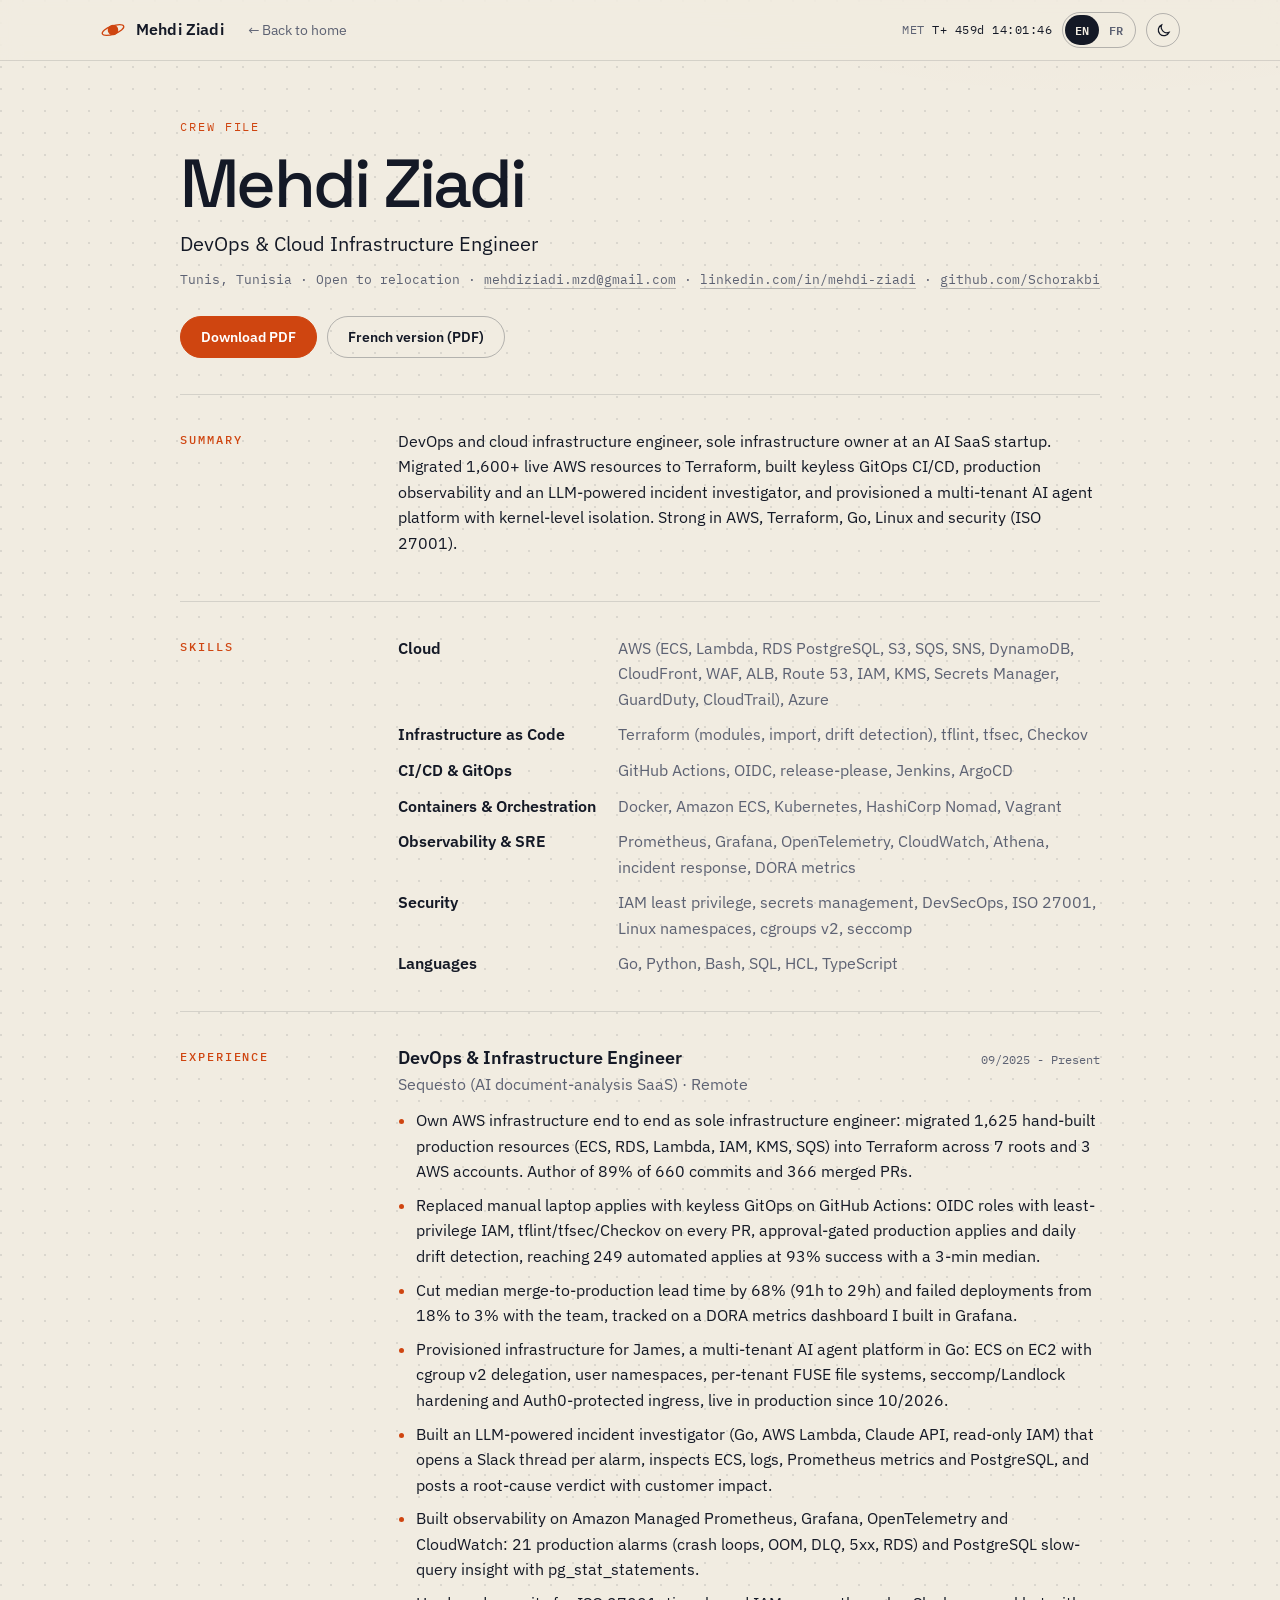
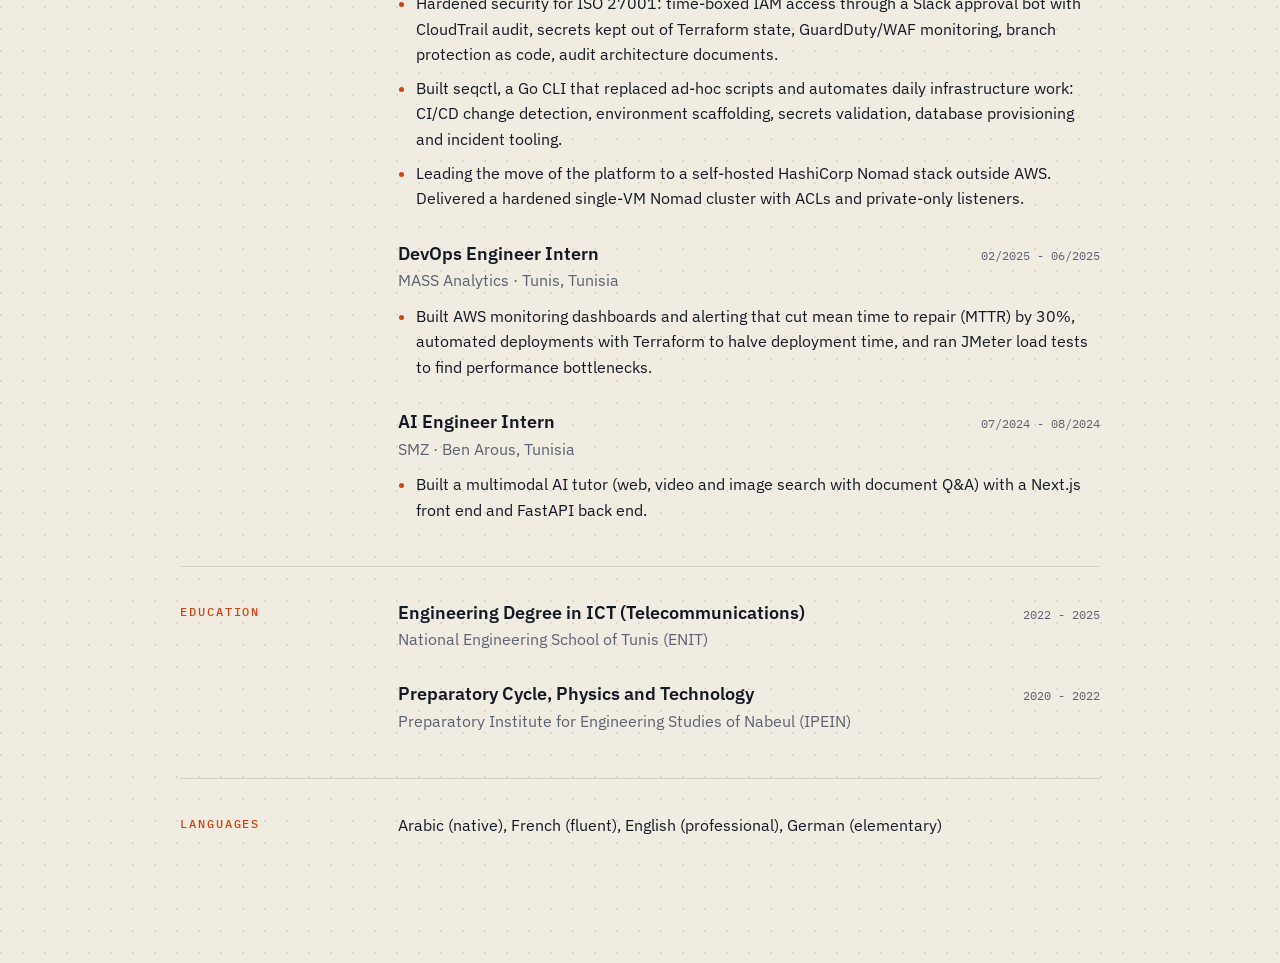
<file: site/cv.html>
<!doctype html>
<html lang="en" data-theme="dark">
<head>
  <meta charset="utf-8">
  <meta name="viewport" content="width=device-width, initial-scale=1">
  <title>Mehdi Ziadi · CV</title>
  <meta name="description" content="Mehdi Ziadi, DevOps & Cloud Infrastructure Engineer. AWS, Terraform, GitHub Actions, Go, Linux. Open to relocation.">
  <script>try{var s=localStorage.getItem("theme")}catch(e){}document.documentElement.dataset.theme=s||(matchMedia("(prefers-color-scheme: light)").matches?"light":"dark")</script>
  <link rel="icon" href="data:image/svg+xml,%3Csvg xmlns='http://www.w3.org/2000/svg' viewBox='0 0 32 32'%3E%3Ccircle cx='16' cy='16' r='7' fill='%23ff7a45'/%3E%3Cellipse cx='16' cy='16' rx='14' ry='5' fill='none' stroke='%23ff7a45' stroke-width='1.6' transform='rotate(-20 16 16)'/%3E%3C/svg%3E">
  <link rel="preconnect" href="https://fonts.googleapis.com">
  <link rel="preconnect" href="https://fonts.gstatic.com" crossorigin>
  <link href="https://fonts.googleapis.com/css2?family=IBM+Plex+Mono:wght@400;500;600&family=IBM+Plex+Sans:wght@400;500;600&family=Space+Grotesk:wght@400;500;600&display=swap" rel="stylesheet">
  <link rel="stylesheet" href="style.css?v=dev">
  <link rel="stylesheet" href="cv.css?v=dev">
</head>
<body>
  <canvas id="sky" aria-hidden="true"></canvas>

  <header class="bar">
    <a class="brand" href="./">
      <svg viewBox="0 0 32 32" aria-hidden="true"><circle cx="16" cy="16" r="6.5" class="b-planet"/><ellipse cx="16" cy="16" rx="14" ry="5" class="b-ring" transform="rotate(-20 16 16)"/></svg>
      <span>Mehdi Ziadi</span>
    </a>
    <nav class="links"><a href="./" data-i18n="back">← Back to home</a></nav>
    <div class="ctrl">
      <span class="met mono" data-i18n-title="metTitle"><span data-i18n="met">MET</span> <span id="met">T+ 0d 00:00:00</span></span>
      <div class="seg" role="group" aria-label="Language"><button type="button" data-lang="en">EN</button><button type="button" data-lang="fr">FR</button></div>
      <button class="icon-btn" id="theme" type="button" data-i18n-label="theme" data-i18n-title="theme">
        <svg class="i-sun" viewBox="0 0 24 24" aria-hidden="true"><circle cx="12" cy="12" r="4.2"/><path d="M12 2.5v2.2M12 19.3v2.2M2.5 12h2.2M19.3 12h2.2M5.3 5.3l1.6 1.6M17.1 17.1l1.6 1.6M5.3 18.7l1.6-1.6M17.1 6.9l1.6-1.6"/></svg>
        <svg class="i-moon" viewBox="0 0 24 24" aria-hidden="true"><path d="M20 14.5A8 8 0 0 1 9.5 4a8 8 0 1 0 10.5 10.5z"/></svg>
      </button>
    </div>
  </header>

  <main class="wrap cv" id="cv"></main>

  <noscript><p class="wrap">This page needs JavaScript. Download the <a href="cv/Mehdi_Ziadi_Resume_EN.pdf">CV (EN)</a> or <a href="cv/Mehdi_Ziadi_CV_FR.pdf">CV (FR)</a>.</p></noscript>
  <script src="cv-data.js?v=dev"></script>
  <script src="common.js?v=dev"></script>
  <script src="cv.js?v=dev"></script>
</body>
</html>
</file>
<file: site/style.css>
/* Two themes: deep space (dark) and flight-manual paper (light). */
:root {
  --serif: "Space Grotesk", "IBM Plex Sans", system-ui, sans-serif; /* display font for headings and numbers */
  --sans: "IBM Plex Sans", system-ui, -apple-system, "Segoe UI", sans-serif;
  --mono: "IBM Plex Mono", ui-monospace, Consolas, monospace;
  --radius: 14px;
}
:root, [data-theme="dark"] {
  color-scheme: dark;
  --bg: #05070d;
  --glow: rgba(255, 122, 69, .10);
  --glow2: rgba(88, 118, 255, .10);
  --panel: rgba(14, 18, 30, .72);
  --panel-solid: #0c101b;
  --line: rgba(220, 228, 255, .10);
  --line-strong: rgba(220, 228, 255, .2);
  --text: #ece8df;
  --muted: #8f94a8;
  --accent: #ff7a45;
  --on-accent: #1b0c05;
  --go: #7fe0a7;
  --wip: #ffc857;
  --pg-a: #3b5291;
  --pg-b: #0a0f1f;
  --planet-stroke: rgba(220, 228, 255, .25);
}
[data-theme="light"] {
  color-scheme: light;
  --bg: #f1ece1;
  --glow: rgba(212, 71, 15, .06);
  --glow2: rgba(30, 60, 140, .05);
  --panel: rgba(252, 249, 242, .85);
  --panel-solid: #fbf8f1;
  --line: rgba(20, 26, 40, .13);
  --line-strong: rgba(20, 26, 40, .28);
  --text: #141926;
  --muted: #5d6273;
  --accent: #cf4510;
  --on-accent: #fff;
  --go: #1b7446;
  --wip: #946000;
  --pg-a: #f8f4ea;
  --pg-b: #e3dccb;
  --planet-stroke: #141926;
}

* { box-sizing: border-box; }
html { scroll-behavior: smooth; }
/* nothing may widen the page sideways (the hero art bleeds to the window edge) */
html, body { overflow-x: clip; }
body {
  margin: 0; min-height: 100vh; color: var(--text); font: 16px/1.6 var(--sans);
  background:
    radial-gradient(1100px 600px at 85% -10%, var(--glow), transparent 60%),
    radial-gradient(900px 600px at -10% 30%, var(--glow2), transparent 60%),
    var(--bg);
  -webkit-font-smoothing: antialiased;
}
[data-theme="light"] body {
  background:
    radial-gradient(circle at 1px 1px, rgba(20, 26, 40, .10) 1px, transparent 0) 0 0 / 22px 22px,
    radial-gradient(1100px 600px at 85% -10%, var(--glow), transparent 60%),
    var(--bg);
}
#sky { position: fixed; inset: 0; width: 100%; height: 100%; z-index: -1; pointer-events: none; }
[data-theme="light"] #sky { display: none; }
a { color: inherit; }
.mono { font-family: var(--mono); }
.sr { position: absolute; width: 1px; height: 1px; overflow: hidden; clip: rect(0 0 0 0); white-space: nowrap; }
.wrap { width: min(1080px, 100% - 32px); margin-inline: auto; }
::selection { background: var(--accent); color: var(--on-accent); }

/* Top bar */
.bar {
  position: sticky; top: 0; z-index: 10; display: flex; align-items: center; gap: 24px;
  padding: 12px max(16px, calc((100% - 1080px) / 2));
  background: color-mix(in srgb, var(--bg) 78%, transparent);
  backdrop-filter: blur(10px); -webkit-backdrop-filter: blur(10px);
  border-bottom: 1px solid var(--line);
}
.brand { display: flex; align-items: center; gap: 10px; text-decoration: none; font-weight: 600; letter-spacing: .01em; }
.brand svg { width: 26px; height: 26px; }
.b-planet { fill: var(--accent); }
.b-ring { fill: none; stroke: var(--accent); stroke-width: 1.6; }
.links { display: flex; gap: 22px; font-size: 14px; }
.links a { text-decoration: none; color: var(--muted); transition: color .2s; }
.links a:hover { color: var(--text); }
.ctrl { margin-left: auto; display: flex; align-items: center; gap: 10px; }
.met { font-size: 12px; color: var(--muted); letter-spacing: .04em; white-space: nowrap; }
.met #met { color: var(--text); }
.seg { display: inline-flex; border: 1px solid var(--line-strong); border-radius: 999px; padding: 2px; }
.seg button { border: 0; background: none; color: var(--muted); font: 600 12px var(--mono); padding: 5px 10px; border-radius: 999px; cursor: pointer; }
.seg button[aria-pressed="true"] { background: var(--text); color: var(--bg); }
.icon-btn { display: grid; place-items: center; width: 34px; height: 34px; border-radius: 50%; border: 1px solid var(--line-strong); background: none; color: var(--text); cursor: pointer; }
.icon-btn:hover, .seg:hover { border-color: var(--muted); }
.icon-btn svg { width: 17px; height: 17px; fill: none; stroke: currentColor; stroke-width: 1.7; stroke-linecap: round; }
[data-theme="dark"] .i-moon, [data-theme="light"] .i-sun { display: none; }

/* Buttons */
.btn {
  display: inline-flex; align-items: center; gap: 8px; padding: 11px 20px; border-radius: 999px;
  border: 1px solid var(--accent); background: var(--accent); color: var(--on-accent);
  font: 600 14px var(--sans); text-decoration: none; cursor: pointer; transition: transform .15s, background .2s, color .2s;
}
.btn:hover { transform: translateY(-1px); }
.btn.line { background: transparent; color: var(--text); border-color: var(--line-strong); }
.btn.line:hover { border-color: var(--text); }
.row-btns { display: flex; flex-wrap: wrap; gap: 10px; }

/* Shared type */
.kicker { display: flex; align-items: center; gap: 10px; margin: 0 0 14px; font-size: 12px; letter-spacing: .16em; text-transform: uppercase; color: var(--accent); }
h1, h2 { font-family: var(--serif); font-weight: 500; letter-spacing: -.03em; margin: 0; }
h1 { font-size: clamp(42px, 6.2vw, 80px); line-height: 1; }
h1 em, h2 em { color: var(--accent); font-style: normal; }
h2 { font-size: clamp(30px, 3.8vw, 46px); line-height: 1.1; }
.lede { font-size: clamp(17px, 2vw, 20px); color: var(--muted); max-width: 32ch; margin: 22px 0 30px; }
.sub { color: var(--muted); max-width: 60ch; margin: 12px 0 0; }
.pulse { width: 8px; height: 8px; border-radius: 50%; background: var(--accent); box-shadow: 0 0 0 0 var(--accent); animation: pulse 2s infinite; }
.pulse.ok { background: var(--go); animation: none; }

section { scroll-margin-top: 80px; }
.sec-head { margin-bottom: 28px; }

/* Hero */
.hero { display: grid; grid-template-columns: 1.15fr .85fr; align-items: center; gap: 24px; min-height: min(78vh, 720px); padding: 40px 0 24px; }
.orbit { width: 100%; max-width: 440px; justify-self: end; overflow: visible; }
.orbit .pg-a { stop-color: var(--pg-a); }
.orbit .pg-b { stop-color: var(--pg-b); }
.planet { stroke: var(--planet-stroke); stroke-width: 1; }
.o-line, .o-faint, .o-lat { fill: none; stroke: var(--line-strong); stroke-width: 1; }
.o-faint { stroke-dasharray: 2 6; stroke: var(--line); }
.o-lat { stroke: var(--planet-stroke); opacity: .5; }
.sat rect { fill: var(--muted); }
.sat .sat-body { fill: var(--accent); }
.tick path { stroke: var(--muted); stroke-width: 1.2; }

/* Poll console */
#poll, #trajectory, #capcom { padding: 72px 0 0; }
.console { border: 1px solid var(--line); border-radius: var(--radius); background: var(--panel); backdrop-filter: blur(6px); overflow: hidden; }
.console-head { display: flex; justify-content: space-between; align-items: center; gap: 12px; padding: 12px 18px; border-bottom: 1px solid var(--line); font-size: 12px; letter-spacing: .08em; text-transform: uppercase; color: var(--muted); }
.status { display: inline-flex; align-items: center; gap: 8px; }
.status i { width: 7px; height: 7px; border-radius: 50%; background: var(--muted); }
.status[data-state="live"] { color: var(--accent); }
.status[data-state="live"] i { background: var(--accent); animation: pulse 1.4s infinite; }
.status[data-state="done"] { color: var(--go); }
.status[data-state="done"] i { background: var(--go); }
.log { list-style: none; margin: 0; padding: 6px 0; min-height: 120px; }
.entry { border-bottom: 1px solid var(--line); animation: rise .35s ease-out both; }
.entry:last-child { border-bottom: 0; }
.entry > div, .entry summary {
  display: grid; grid-template-columns: 74px 150px minmax(0, 1fr) auto; gap: 16px; align-items: baseline; padding: 13px 18px;
}
.entry summary { list-style: none; cursor: pointer; transition: background .15s; }
.entry summary::-webkit-details-marker { display: none; }
.entry summary:hover { background: color-mix(in srgb, var(--text) 4%, transparent); }
.tt { font: 12px var(--mono); color: var(--muted); }
.who { font: 600 12px var(--mono); letter-spacing: .1em; color: var(--text); }
.who.flight { color: var(--accent); }
.msg { min-width: 0; }
.chip-st { font: 600 11px var(--mono); letter-spacing: .1em; padding: 3px 9px; border-radius: 999px; border: 1px solid currentColor; white-space: nowrap; }
.chip-st.go { color: var(--go); }
.chip-st.wip { color: var(--wip); }
.more { padding: 0 18px 16px calc(18px + 74px + 150px + 32px); color: var(--muted); font-size: 15px; max-width: 980px; }
.entry[open] .msg { color: var(--accent); }
.typing { display: flex; gap: 5px; padding: 18px 18px 18px calc(18px + 74px + 150px + 32px); }
.typing i { width: 6px; height: 6px; border-radius: 50%; background: var(--muted); animation: blink 1s infinite; }
.typing i:nth-child(2) { animation-delay: .15s; }
.typing i:nth-child(3) { animation-delay: .3s; }

/* Verdict */
.verdict { margin-top: 18px; border: 1px solid var(--line-strong); border-radius: var(--radius); padding: 30px; background: var(--panel); position: relative; overflow: hidden; animation: rise .45s ease-out both; }
.verdict::before { content: ""; position: absolute; inset: 0 auto 0 0; width: 3px; background: var(--accent); }
.verdict.resolved::before { background: var(--go); }
.verdict .kicker { margin-bottom: 10px; }
.verdict h3 { font: 400 clamp(30px, 4vw, 46px)/1.08 var(--serif); margin: 0 0 22px; max-width: 22ch; }
.verdict dl { display: grid; grid-template-columns: max-content 1fr; gap: 6px 26px; margin: 0 0 26px; font-size: 15px; }
.verdict dt { font: 12px var(--mono); letter-spacing: .1em; text-transform: uppercase; color: var(--muted); padding-top: 3px; }
.verdict dd { margin: 0; }

/* Trajectory */
.traj { list-style: none; margin: 0; padding: 0; display: grid; grid-template-columns: repeat(6, 1fr); gap: 18px; position: relative; }
.traj::before { content: ""; position: absolute; left: 6px; right: 0; top: 6px; border-top: 1px dashed var(--line-strong); }
.traj li { position: relative; padding-top: 30px; }
.traj .dot { position: absolute; top: 0; left: 0; width: 13px; height: 13px; border-radius: 50%; background: var(--text); box-shadow: 0 0 0 5px var(--bg); }
.traj li.now .dot { background: var(--accent); box-shadow: 0 0 0 5px var(--bg), 0 0 18px var(--accent); }
.traj li.next .dot { background: var(--bg); border: 1.5px dashed var(--accent); }
.traj .yr { font: 12px var(--mono); color: var(--muted); letter-spacing: .06em; }
.traj .ttl { font-weight: 600; margin: 4px 0 2px; line-height: 1.3; }
.traj .sb { font-size: 14px; color: var(--muted); line-height: 1.45; }
.traj li.next .ttl { color: var(--accent); }

/* Comms */
.comms { border: 1px solid var(--line); border-radius: var(--radius); background: var(--panel); padding: 8px 18px 18px; backdrop-filter: blur(6px); }
.comms-log { max-height: 420px; overflow-y: auto; }
.cl { display: grid; grid-template-columns: 90px minmax(0, 1fr); gap: 16px; padding: 14px 0; border-bottom: 1px solid var(--line); animation: rise .3s ease-out both; }
.cl .who { padding-top: 2px; }
.cl p { margin: 0 0 8px; }
.cl p:last-child { margin-bottom: 0; }
.cl code { font: 13px var(--mono); padding: 1px 6px; border-radius: 5px; background: color-mix(in srgb, var(--text) 8%, transparent); }
.cl .row-btns { margin-top: 12px; }
.cl .btn { padding: 8px 14px; font-size: 13px; }
.chips { display: flex; flex-wrap: wrap; gap: 8px; padding: 16px 0 14px; }
.chip { border: 1px solid var(--line-strong); background: transparent; color: var(--text); border-radius: 999px; padding: 6px 14px; font: 14px var(--sans); cursor: pointer; transition: border-color .15s, color .15s; }
.chip:hover { border-color: var(--accent); color: var(--accent); }
.ask { display: flex; gap: 10px; }
.ask input { flex: 1; min-width: 0; border: 1px solid var(--line-strong); background: var(--panel-solid); color: var(--text); border-radius: 999px; padding: 11px 18px; font: 15px var(--sans); }
.ask input:focus { outline: none; border-color: var(--accent); }

/* Footer */
.foot { display: flex; justify-content: space-between; gap: 24px; flex-wrap: wrap; margin-top: 96px; padding: 28px 0 40px; border-top: 1px solid var(--line); }
.foot p { margin: 0; }
.foot-name { font: 500 22px var(--serif); letter-spacing: -.02em; }
.foot-note { font-size: 12px; color: var(--muted); }
.foot-links { display: flex; flex-wrap: wrap; align-items: center; gap: 8px 20px; font-size: 14px; }
.foot-links a { text-decoration: none; border-bottom: 1px solid var(--line-strong); }
.foot-links a:hover { border-color: var(--accent); color: var(--accent); }

:focus-visible { outline: 2px solid var(--accent); outline-offset: 2px; }

@keyframes pulse { 0% { box-shadow: 0 0 0 0 color-mix(in srgb, var(--accent) 60%, transparent); } 70% { box-shadow: 0 0 0 9px transparent; } 100% { box-shadow: 0 0 0 0 transparent; } }
@keyframes blink { 0%, 100% { opacity: .25; } 50% { opacity: 1; } }
@keyframes rise { from { opacity: 0; transform: translateY(6px); } to { opacity: 1; transform: none; } }

@media (max-width: 900px) {
  .links { display: none; }
  .hero { grid-template-columns: 1fr; min-height: 0; padding-top: 28px; }
  .orbit { max-width: 300px; justify-self: center; order: -1; margin-bottom: -10px; }
  .traj { grid-template-columns: 1fr; gap: 26px; padding-left: 30px; }
  .traj::before { left: 6px; top: 6px; bottom: 6px; right: auto; border-top: 0; border-left: 1px dashed var(--line-strong); }
  .traj li { padding-top: 0; }
  .traj .dot { left: -30px; top: 5px; }
}
@media (max-width: 640px) {
  .bar { gap: 12px; }
  .met { display: none; }
  .entry > div, .entry summary { grid-template-columns: auto 1fr auto; gap: 4px 12px; padding: 12px 14px; }
  .entry .msg { grid-column: 1 / -1; grid-row: 2; }
  .more { padding: 0 14px 14px; }
  .typing { padding: 16px 14px; }
  .verdict { padding: 22px 18px; }
  .verdict dl { grid-template-columns: 1fr; gap: 0; }
  .verdict dd { margin-bottom: 8px; }
  .comms { padding: 4px 14px 14px; }
  .cl { grid-template-columns: 1fr; gap: 4px; }
  #poll, #trajectory, #capcom { padding-top: 56px; }
}
@media (prefers-reduced-motion: reduce) {
  *, *::before { animation: none !important; transition: none !important; }
  html { scroll-behavior: auto; }
}
.instant *, .instant *::before { animation: none !important; }
</file>
<file: site/cv.css>
/* Plain CV page. Two-column sections on wide screens, prints clean on paper. */
.cv { padding: 56px 0 80px; max-width: 920px; }
.cv-head { padding-bottom: 36px; border-bottom: 1px solid var(--line); }
.cv-head h1 { font-size: clamp(42px, 6vw, 68px); letter-spacing: -.04em; }
.cv-title { font-size: 20px; margin: 10px 0 8px; }
.cv-contact { font-size: 13px; color: var(--muted); margin: 0 0 24px; line-height: 1.8; }
.cv-contact a { text-decoration: none; border-bottom: 1px solid var(--line-strong); }
.cv-contact a:hover { color: var(--accent); border-color: var(--accent); }

.cv-sec { display: grid; grid-template-columns: 190px minmax(0, 1fr); gap: 28px; padding: 34px 0; border-bottom: 1px solid var(--line); }
.cv-sec:last-child { border-bottom: 0; }
.cv-h { margin: 4px 0 0; font-size: 12px; font-weight: 500; letter-spacing: .16em; text-transform: uppercase; color: var(--accent); }
.cv-sec p { margin: 0 0 10px; }
.skills { display: grid; grid-template-columns: max-content minmax(0, 1fr); gap: 10px 22px; margin: 0; }
.skills dt { font-weight: 600; }
.skills dd { margin: 0; color: var(--muted); }
.job + .job { margin-top: 30px; }
.job-top { display: flex; justify-content: space-between; align-items: baseline; gap: 16px; flex-wrap: wrap; }
.job h3 { margin: 0; font: 600 18px/1.35 var(--sans); }
.when { font-size: 12px; color: var(--muted); white-space: nowrap; }
.org { color: var(--muted); margin: 2px 0 10px !important; }
.job ul { margin: 0; padding-left: 18px; }
.job li { margin-bottom: 8px; }
.job li::marker { color: var(--accent); }

@media (max-width: 720px) {
  .cv { padding-top: 36px; }
  .cv-sec { grid-template-columns: 1fr; gap: 14px; padding: 28px 0; }
  .skills { grid-template-columns: 1fr; gap: 2px; }
  .skills dd { margin-bottom: 10px; }
}

@media print {
  :root, [data-theme] { --bg: #fff; --text: #000; --muted: #333; --accent: #1f3864; --line: #ccc; --line-strong: #999; }
  body { background: #fff; }
  .bar, #sky, .row-btns { display: none; }
  .cv { padding: 0; }
  .cv-sec { break-inside: avoid; padding: 16px 0; }
}
</file>
